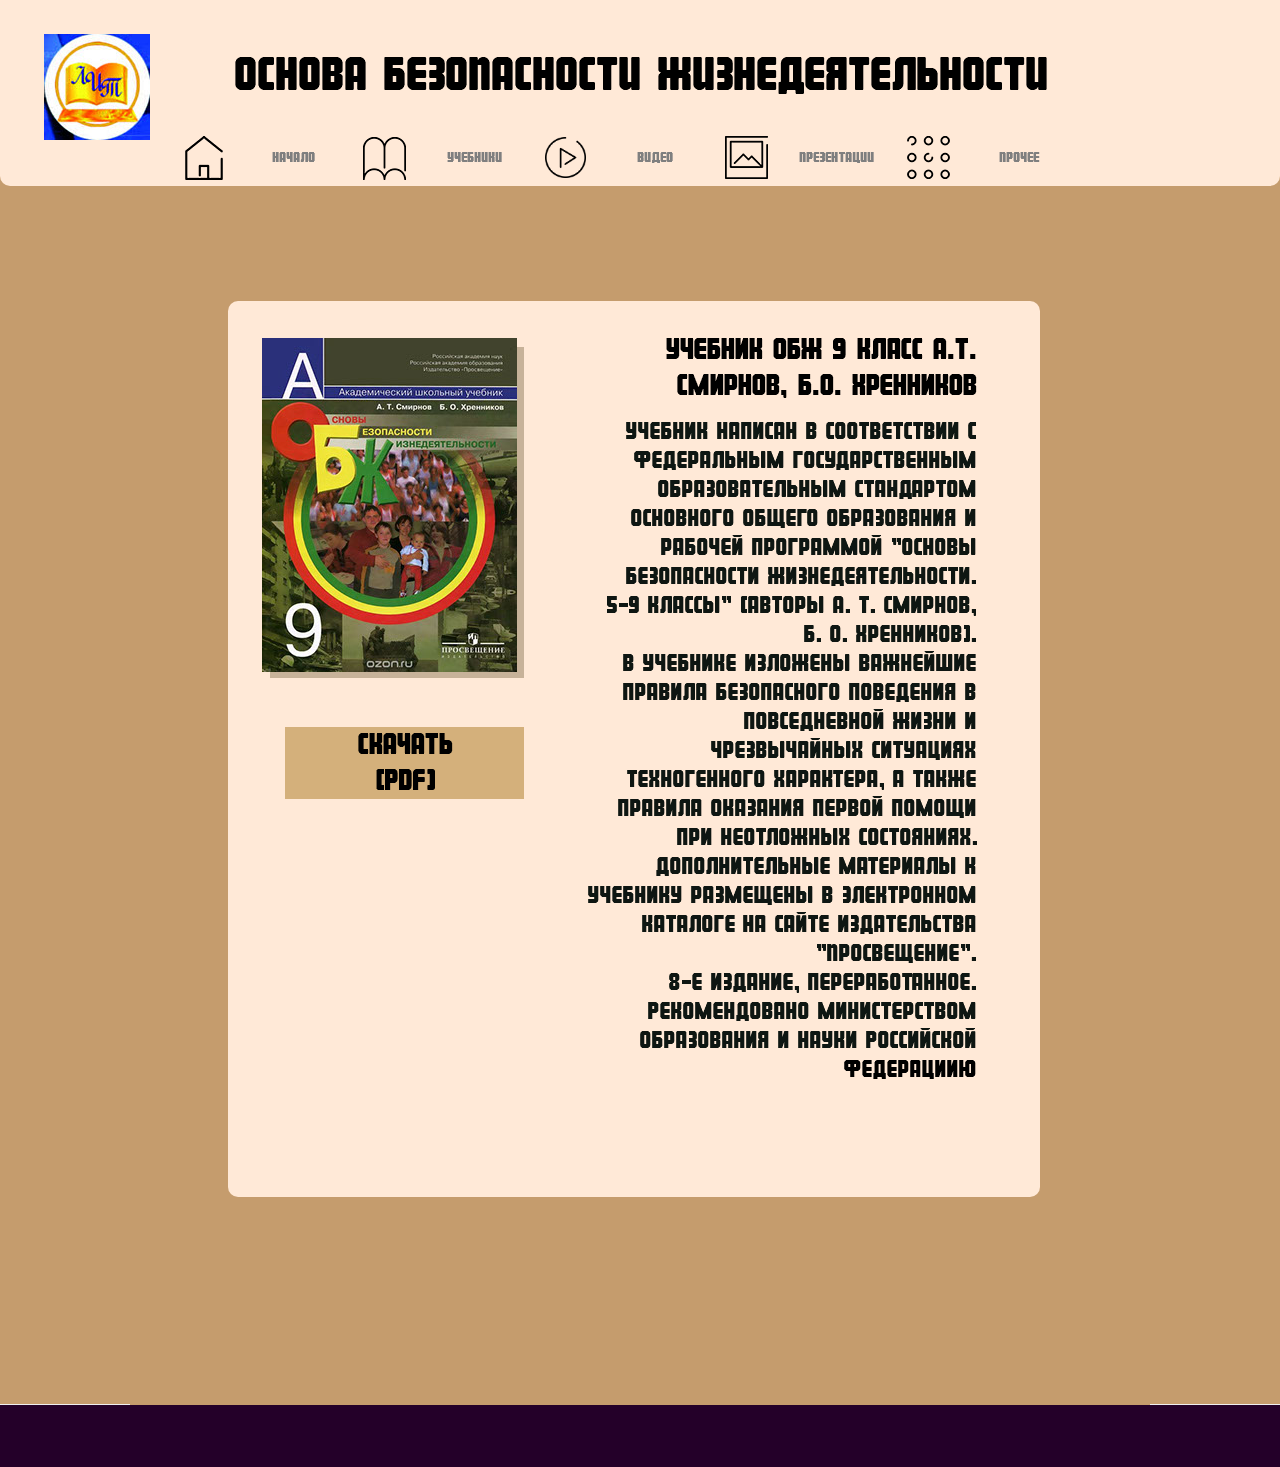
<file: 9class.html>
<!DOCTYPE html>
<html class="nojs html css_verticalspacer" lang="en-US">
 <head>

  <meta http-equiv="Content-type" content="text/html;charset=UTF-8"/>
  <meta name="generator" content="2018.0.0.379"/>
  
  <script type="text/javascript">
   // Update the 'nojs'/'js' class on the html node
document.documentElement.className = document.documentElement.className.replace(/\bnojs\b/g, 'js');

// Check that all required assets are uploaded and up-to-date
if(typeof Muse == "undefined") window.Muse = {}; window.Muse.assets = {"required":["museutils.js", "museconfig.js", "jquery.watch.js", "require.js", "jquery.musemenu.js", "jquery.scrolleffects.js", "9class.css"], "outOfDate":[]};
</script>
  
  <title>9class</title>
  <!-- CSS -->
  <link rel="stylesheet" type="text/css" href="css/site_global.css?crc=444006867"/>
  <link rel="stylesheet" type="text/css" href="css/9class.css?crc=291723751" id="pagesheet"/>
  <!-- JS includes -->
  <!--[if lt IE 9]>
  <script src="scripts/html5shiv.js?crc=4241844378" type="text/javascript"></script>
  <![endif]-->
   </head>
 <body>

  <div class="clearfix" id="page"><!-- group -->
   <div class="clearfix grpelem" id="pu6784"><!-- group -->
    <div class="browser_width grpelem" id="u6784-bw">
     <div id="u6784"><!-- group -->
      <div class="clearfix" id="u6784_align_to_page">
       <a class="anchor_item grpelem" id="home"></a>
       <img class="grpelem" id="u6783-4" alt="ОСНОВА БЕЗОПАСНОСТИ ЖИЗНЕДЕЯТЕЛЬНОСТИ" width="865" height="60" src="images/u6783-4.png?crc=89963286"/><!-- rasterized frame -->
      </div>
     </div>
    </div>
    <div class="browser_width grpelem" id="u6780-bw">
     <div id="u6780"><!-- column -->
      <div class="clearfix" id="u6780_align_to_page">
       <div class="colelem" id="u6839"><!-- simple frame --></div>
       <div class="rounded-corners clearfix colelem" id="u6782"><!-- group -->
        <div class="clearfix grpelem" id="ppu7856"><!-- column -->
         <div class="clearfix colelem" id="pu7856"><!-- group -->
          <div class="grpelem" id="u7856"><!-- simple frame --></div>
          <div class="clip_frame grpelem" id="u7857"><!-- image -->
           <img class="block" id="u7857_img" src="images/%d0%b2%d1%81%d1%82%d0%b0%d0%b2%d0%bb%d0%b5%d0%bd%d0%bd%d0%be%d0%b5%20%d0%b8%d0%b7%d0%be%d0%b1%d1%80%d0%b0%d0%b6%d0%b5%d0%bd%d0%b8%d0%b5%20535x700.jpg?crc=239207784" alt="" width="255" height="334"/>
          </div>
         </div>
         <div class="pointer_cursor clearfix colelem" id="u6779"><!-- group -->
          <a class="block" href="https://yadi.sk/i/ek_8uQeg3QUKtm"><!-- Block link tag --></a>
          <a class="nonblock nontext grpelem" id="u6778-6" href="https://yadi.sk/i/ek_8uQeg3QUKtm"><!-- rasterized frame --><img id="u6778-6_img" alt="СКАЧАТЬ (PDF)" width="189" height="72" src="images/u6778-6.png?crc=220155263"/></a>
         </div>
        </div>
        <div class="clearfix grpelem" id="pu6791-4"><!-- column -->
         <img class="colelem" id="u6791-4" alt="Учебник ОБЖ 9 класс А.Т. Смирнов, Б.О. Хренников " width="359" height="72" src="images/u6791-4.png?crc=4204938402"/><!-- rasterized frame -->
         <img class="colelem" id="u6785-13" alt="Учебник написан в соответствии с Федеральным государственным образовательным стандартом основного общего образования и рабочей программой &quot;Основы безопасности жизнедеятельности. 5-9 классы&quot; (авторы А. Т. Смирнов, Б. О. Хренников). В учебнике изложены важнейшие правила безопасного поведения в повседневной жизни и чрезвычайных ситуациях техногенного характера, а также правила оказания первой помощи при неотложных состояниях. Дополнительные материалы к учебнику размещены в электронном каталоге на сайте издательства &quot;Просвещение&quot;. 8-е издание, переработанное. Рекомендовано Министерством образования и науки Российской Федерациию" width="390" height="667" src="images/u6785-13.png?crc=450770478"/><!-- rasterized frame -->
        </div>
       </div>
      </div>
     </div>
    </div>
    <div class="browser_width grpelem" id="u6840-3-bw">
     <div class="rounded-corners clearfix" id="u6840-3"><!-- content -->
      <p>&nbsp;</p>
     </div>
    </div>
    <nav class="MenuBar clearfix grpelem" id="menuu6797"><!-- horizontal box -->
     <div class="MenuItemContainer clearfix grpelem" id="u6822"><!-- vertical box -->
      <a class="nonblock nontext MenuItem MenuItemWithSubMenu clearfix colelem" id="u6825" href="index.html"><!-- horizontal box --><div class="clip_frame clearfix grpelem" id="u6826"><!-- image --><img class="position_content" id="u6826_img" src="images/001-home.png?crc=3920041696" alt="" width="44" height="44"/></div><img class="MenuItemLabel NoWrap grpelem" id="u6829" alt="НАЧАЛО" src="images/blank.gif?crc=4208392903"/><!-- state-based BG images --></a>
     </div>
     <div class="MenuItemContainer clearfix grpelem" id="u6814"><!-- vertical box -->
      <div class="MenuItem MenuItemWithSubMenu clearfix colelem" id="u6817"><!-- horizontal box -->
       <div class="clip_frame grpelem" id="u6818"><!-- image -->
        <img class="block" id="u6818_img" src="images/005-open-book.png?crc=3818926562" alt="" width="43" height="43"/>
       </div>
       <img class="MenuItemLabel NoWrap grpelem" id="u6821" alt="УЧЕБНИКИ" src="images/blank.gif?crc=4208392903"/><!-- state-based BG images -->
      </div>
     </div>
     <div class="MenuItemContainer clearfix grpelem" id="u6830"><!-- vertical box -->
      <div class="MenuItem MenuItemWithSubMenu clearfix colelem" id="u6833"><!-- horizontal box -->
       <div class="clip_frame grpelem" id="u6836"><!-- image -->
        <img class="block" id="u6836_img" src="images/004-play-button.png?crc=4037656149" alt="" width="41" height="41"/>
       </div>
       <img class="MenuItemLabel NoWrap grpelem" id="u6835" alt="ВИДЕО" src="images/blank.gif?crc=4208392903"/><!-- state-based BG images -->
      </div>
     </div>
     <div class="MenuItemContainer clearfix grpelem" id="u6798"><!-- vertical box -->
      <div class="MenuItem MenuItemWithSubMenu clearfix colelem" id="u6801"><!-- horizontal box -->
       <div class="clip_frame grpelem" id="u6804"><!-- image -->
        <img class="block" id="u6804_img" src="images/002-picture.png?crc=423889212" alt="" width="43" height="43"/>
       </div>
       <img class="MenuItemLabel NoWrap grpelem" id="u6803" alt="ПРЕЗЕНТАЦИИ" src="images/blank.gif?crc=4208392903"/><!-- state-based BG images -->
      </div>
     </div>
     <div class="MenuItemContainer clearfix grpelem" id="u6806"><!-- vertical box -->
      <div class="MenuItem MenuItemWithSubMenu clearfix colelem" id="u6807"><!-- horizontal box -->
       <div class="clip_frame grpelem" id="u6810"><!-- image -->
        <img class="block" id="u6810_img" src="images/003-apps.png?crc=3931548600" alt="" width="43" height="43"/>
       </div>
       <img class="MenuItemLabel NoWrap grpelem" id="u6808" alt="ПРОЧЕЕ" src="images/blank.gif?crc=4208392903"/><!-- state-based BG images -->
      </div>
     </div>
    </nav>
    <div class="clip_frame grpelem" id="u9556"><!-- image -->
     <img class="block" id="u9556_img" src="images/%d0%b1%d0%b5%d0%b7%d1%8b%d0%bc%d1%8f%d0%bd%d0%bd%d1%8b%d0%b9-155555555555555555555555555.jpg?crc=4145385738" alt="" width="106" height="106"/>
    </div>
   </div>
   <div class="clearfix grpelem" id="pu6794"><!-- group -->
    <div class="browser_width mse_pre_init" id="u6794-bw">
     <div class="rounded-corners ose_pre_init" id="u6794"><!-- simple frame --></div>
    </div>
    <nav class="MenuBar clearfix ose_pre_init mse_pre_init" id="menuu6841"><!-- horizontal box -->
     <div class="MenuItemContainer clearfix grpelem" id="u6866"><!-- vertical box -->
      <a class="nonblock nontext MenuItem MenuItemWithSubMenu clearfix colelem" id="u6869" href="index.html"><!-- horizontal box --><div class="clip_frame clearfix grpelem" id="u6872"><!-- image --><img class="position_content" id="u6872_img" src="images/001-home.png?crc=3920041696" alt="" width="44" height="44"/></div><img class="MenuItemLabel NoWrap grpelem" id="u6870" alt="НАЧАЛО" src="images/blank.gif?crc=4208392903"/><!-- state-based BG images --></a>
     </div>
     <div class="MenuItemContainer clearfix grpelem" id="u6858"><!-- vertical box -->
      <div class="MenuItem MenuItemWithSubMenu clearfix colelem" id="u6861"><!-- horizontal box -->
       <div class="clip_frame grpelem" id="u6862"><!-- image -->
        <img class="block" id="u6862_img" src="images/005-open-book.png?crc=3818926562" alt="" width="43" height="43"/>
       </div>
       <img class="MenuItemLabel NoWrap grpelem" id="u6864" alt="УЧЕБНИКИ" src="images/blank.gif?crc=4208392903"/><!-- state-based BG images -->
      </div>
     </div>
     <div class="MenuItemContainer clearfix grpelem" id="u6874"><!-- vertical box -->
      <div class="MenuItem MenuItemWithSubMenu clearfix colelem" id="u6877"><!-- horizontal box -->
       <div class="clip_frame grpelem" id="u6878"><!-- image -->
        <img class="block" id="u6878_img" src="images/004-play-button.png?crc=4037656149" alt="" width="41" height="41"/>
       </div>
       <img class="MenuItemLabel NoWrap grpelem" id="u6880" alt="ВИДЕО" src="images/blank.gif?crc=4208392903"/><!-- state-based BG images -->
      </div>
     </div>
     <div class="MenuItemContainer clearfix grpelem" id="u6842"><!-- vertical box -->
      <div class="MenuItem MenuItemWithSubMenu clearfix colelem" id="u6845"><!-- horizontal box -->
       <div class="clip_frame grpelem" id="u6847"><!-- image -->
        <img class="block" id="u6847_img" src="images/002-picture.png?crc=423889212" alt="" width="43" height="43"/>
       </div>
       <img class="MenuItemLabel NoWrap grpelem" id="u6846" alt="ПРЕЗЕНТАЦИИ" src="images/blank.gif?crc=4208392903"/><!-- state-based BG images -->
      </div>
     </div>
     <div class="MenuItemContainer clearfix grpelem" id="u6850"><!-- vertical box -->
      <div class="MenuItem MenuItemWithSubMenu clearfix colelem" id="u6853"><!-- horizontal box -->
       <div class="clip_frame grpelem" id="u6856"><!-- image -->
        <img class="block" id="u6856_img" src="images/003-apps.png?crc=3931548600" alt="" width="43" height="43"/>
       </div>
       <img class="MenuItemLabel NoWrap grpelem" id="u6855" alt="ПРОЧЕЕ" src="images/blank.gif?crc=4208392903"/><!-- state-based BG images -->
      </div>
     </div>
    </nav>
    <a class="nonblock nontext anim_swing clip_frame mse_pre_init" id="u6795" href="9class.html#home" data-mu-ie-matrix="progid:DXImageTransform.Microsoft.Matrix(M11=0.7314,M12=0.682,M21=-0.682,M22=0.7314,SizingMethod='auto expand')" data-mu-ie-matrix-dx="-11" data-mu-ie-matrix-dy="-11"><!-- image --><img class="block" id="u6795_img" src="images/001-tool.png?crc=443126559" alt="" width="53" height="53"/></a>
   </div>
   <div class="verticalspacer" data-offset-top="1404" data-content-above-spacer="1404" data-content-below-spacer="62"></div>
   <div class="browser_width grpelem" id="u6781-bw">
    <div id="u6781"><!-- simple frame --></div>
   </div>
  </div>
  <div class="preload_images">
   <img class="preload" src="images/u6829-a.png?crc=464650634" alt=""/>
   <img class="preload" src="images/u6821-a.png?crc=51926602" alt=""/>
   <img class="preload" src="images/u6835-a.png?crc=3931636458" alt=""/>
   <img class="preload" src="images/u6803-a.png?crc=128033098" alt=""/>
   <img class="preload" src="images/u6808-a.png?crc=513275520" alt=""/>
   <img class="preload" src="images/u6870-a.png?crc=464650634" alt=""/>
   <img class="preload" src="images/u6864-a.png?crc=51926602" alt=""/>
   <img class="preload" src="images/u6880-a.png?crc=3931636458" alt=""/>
   <img class="preload" src="images/u6846-a.png?crc=128033098" alt=""/>
   <img class="preload" src="images/u6855-a.png?crc=513275520" alt=""/>
  </div>
  <!-- Other scripts -->
  <script type="text/javascript">
   // Decide weather to suppress missing file error or not based on preference setting
var suppressMissingFileError = false
</script>
  <script type="text/javascript">
   window.Muse.assets.check=function(d){if(!window.Muse.assets.checked){window.Muse.assets.checked=!0;var b={},c=function(a,b){if(window.getComputedStyle){var c=window.getComputedStyle(a,null);return c&&c.getPropertyValue(b)||c&&c[b]||""}if(document.documentElement.currentStyle)return(c=a.currentStyle)&&c[b]||a.style&&a.style[b]||"";return""},a=function(a){if(a.match(/^rgb/))return a=a.replace(/\s+/g,"").match(/([\d\,]+)/gi)[0].split(","),(parseInt(a[0])<<16)+(parseInt(a[1])<<8)+parseInt(a[2]);if(a.match(/^\#/))return parseInt(a.substr(1),
16);return 0},g=function(g){for(var f=document.getElementsByTagName("link"),h=0;h<f.length;h++)if("text/css"==f[h].type){var i=(f[h].href||"").match(/\/?css\/([\w\-]+\.css)\?crc=(\d+)/);if(!i||!i[1]||!i[2])break;b[i[1]]=i[2]}f=document.createElement("div");f.className="version";f.style.cssText="display:none; width:1px; height:1px;";document.getElementsByTagName("body")[0].appendChild(f);for(h=0;h<Muse.assets.required.length;){var i=Muse.assets.required[h],l=i.match(/([\w\-\.]+)\.(\w+)$/),k=l&&l[1]?
l[1]:null,l=l&&l[2]?l[2]:null;switch(l.toLowerCase()){case "css":k=k.replace(/\W/gi,"_").replace(/^([^a-z])/gi,"_$1");f.className+=" "+k;k=a(c(f,"color"));l=a(c(f,"backgroundColor"));k!=0||l!=0?(Muse.assets.required.splice(h,1),"undefined"!=typeof b[i]&&(k!=b[i]>>>24||l!=(b[i]&16777215))&&Muse.assets.outOfDate.push(i)):h++;f.className="version";break;case "js":h++;break;default:throw Error("Unsupported file type: "+l);}}d?d().jquery!="1.8.3"&&Muse.assets.outOfDate.push("jquery-1.8.3.min.js"):Muse.assets.required.push("jquery-1.8.3.min.js");
f.parentNode.removeChild(f);if(Muse.assets.outOfDate.length||Muse.assets.required.length)f="Некоторые файлы на сервере могут отсутствовать или быть некорректными. Очистите кэш-память браузера и повторите попытку. Если проблему не удается устранить, свяжитесь с разработчиками сайта.",g&&Muse.assets.outOfDate.length&&(f+="\nOut of date: "+Muse.assets.outOfDate.join(",")),g&&Muse.assets.required.length&&(f+="\nMissing: "+Muse.assets.required.join(",")),suppressMissingFileError?(f+="\nUse SuppressMissingFileError key in AppPrefs.xml to show missing file error pop up.",console.log(f)):alert(f)};location&&location.search&&location.search.match&&location.search.match(/muse_debug/gi)?
setTimeout(function(){g(!0)},5E3):g()}};
var muse_init=function(){require.config({baseUrl:""});require(["jquery","museutils","whatinput","jquery.watch","jquery.musemenu","jquery.scrolleffects"],function(d){var $ = d;$(document).ready(function(){try{
window.Muse.assets.check($);/* body */
Muse.Utils.transformMarkupToFixBrowserProblemsPreInit();/* body */
Muse.Utils.prepHyperlinks(true);/* body */
Muse.Utils.resizeHeight('.browser_width');/* resize height */
Muse.Utils.requestAnimationFrame(function() { $('body').addClass('initialized'); });/* mark body as initialized */
Muse.Utils.makeButtonsVisibleAfterSettingMinWidth();/* body */
Muse.Utils.initWidget('.MenuBar', ['#bp_infinity'], function(elem) { return $(elem).museMenu(); });/* unifiedNavBar */
Muse.Utils.fullPage('#page');/* 100% height page */
$('#u6794-bw').registerPositionScrollEffect([{"speed":[null,1],"in":[-Infinity,216]},{"speed":[null,0],"in":[216,Infinity]}]);/* scroll effect */
$('#u6794').registerOpacityScrollEffect([{"opacity":0,"fade":50,"in":[-Infinity,216]},{"in":[216,216],"opacity":100},{"opacity":100,"fade":50,"in":[216,Infinity]}]);/* scroll effect */
$('#menuu6841').registerPositionScrollEffect([{"speed":[0,1],"in":[-Infinity,218]},{"speed":[0,0],"in":[218,Infinity]}]);/* scroll effect */
$('#menuu6841').registerOpacityScrollEffect([{"opacity":0,"fade":50,"in":[-Infinity,218]},{"in":[218,218],"opacity":100},{"opacity":100,"fade":50,"in":[218,Infinity]}]);/* scroll effect */
$('#u6795').registerPositionScrollEffect([{"speed":[0,1],"in":[-Infinity,1521]},{"speed":[0,0],"in":[1521,Infinity]}]);/* scroll effect */
Muse.Utils.showWidgetsWhenReady();/* body */
Muse.Utils.transformMarkupToFixBrowserProblems();/* body */
}catch(b){if(b&&"function"==typeof b.notify?b.notify():Muse.Assert.fail("Error calling selector function: "+b),false)throw b;}})})};

</script>
  <!-- RequireJS script -->
  <script src="scripts/require.js?crc=4157109226" type="text/javascript" async data-main="scripts/museconfig.js?crc=380897831" onload="if (requirejs) requirejs.onError = function(requireType, requireModule) { if (requireType && requireType.toString && requireType.toString().indexOf && 0 <= requireType.toString().indexOf('#scripterror')) window.Muse.assets.check(); }" onerror="window.Muse.assets.check();"></script>
   </body>
</html>
</file>
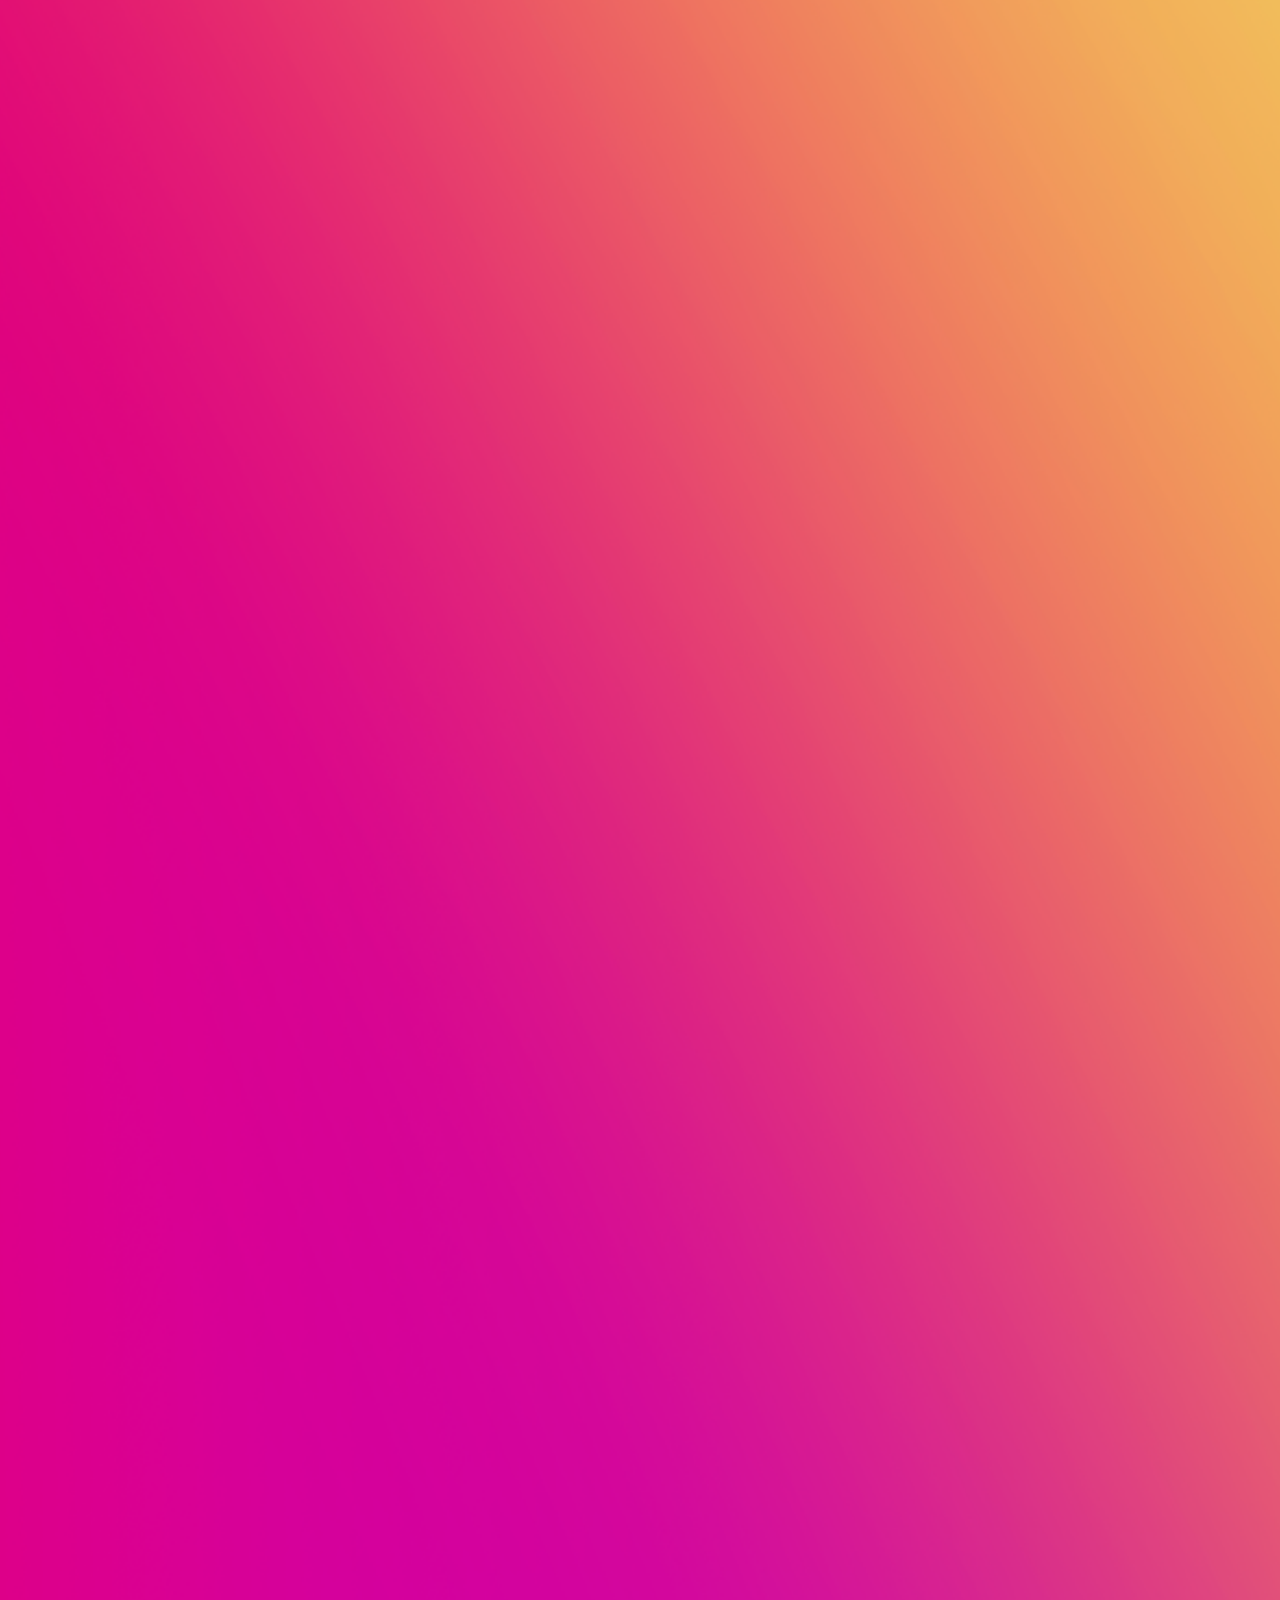
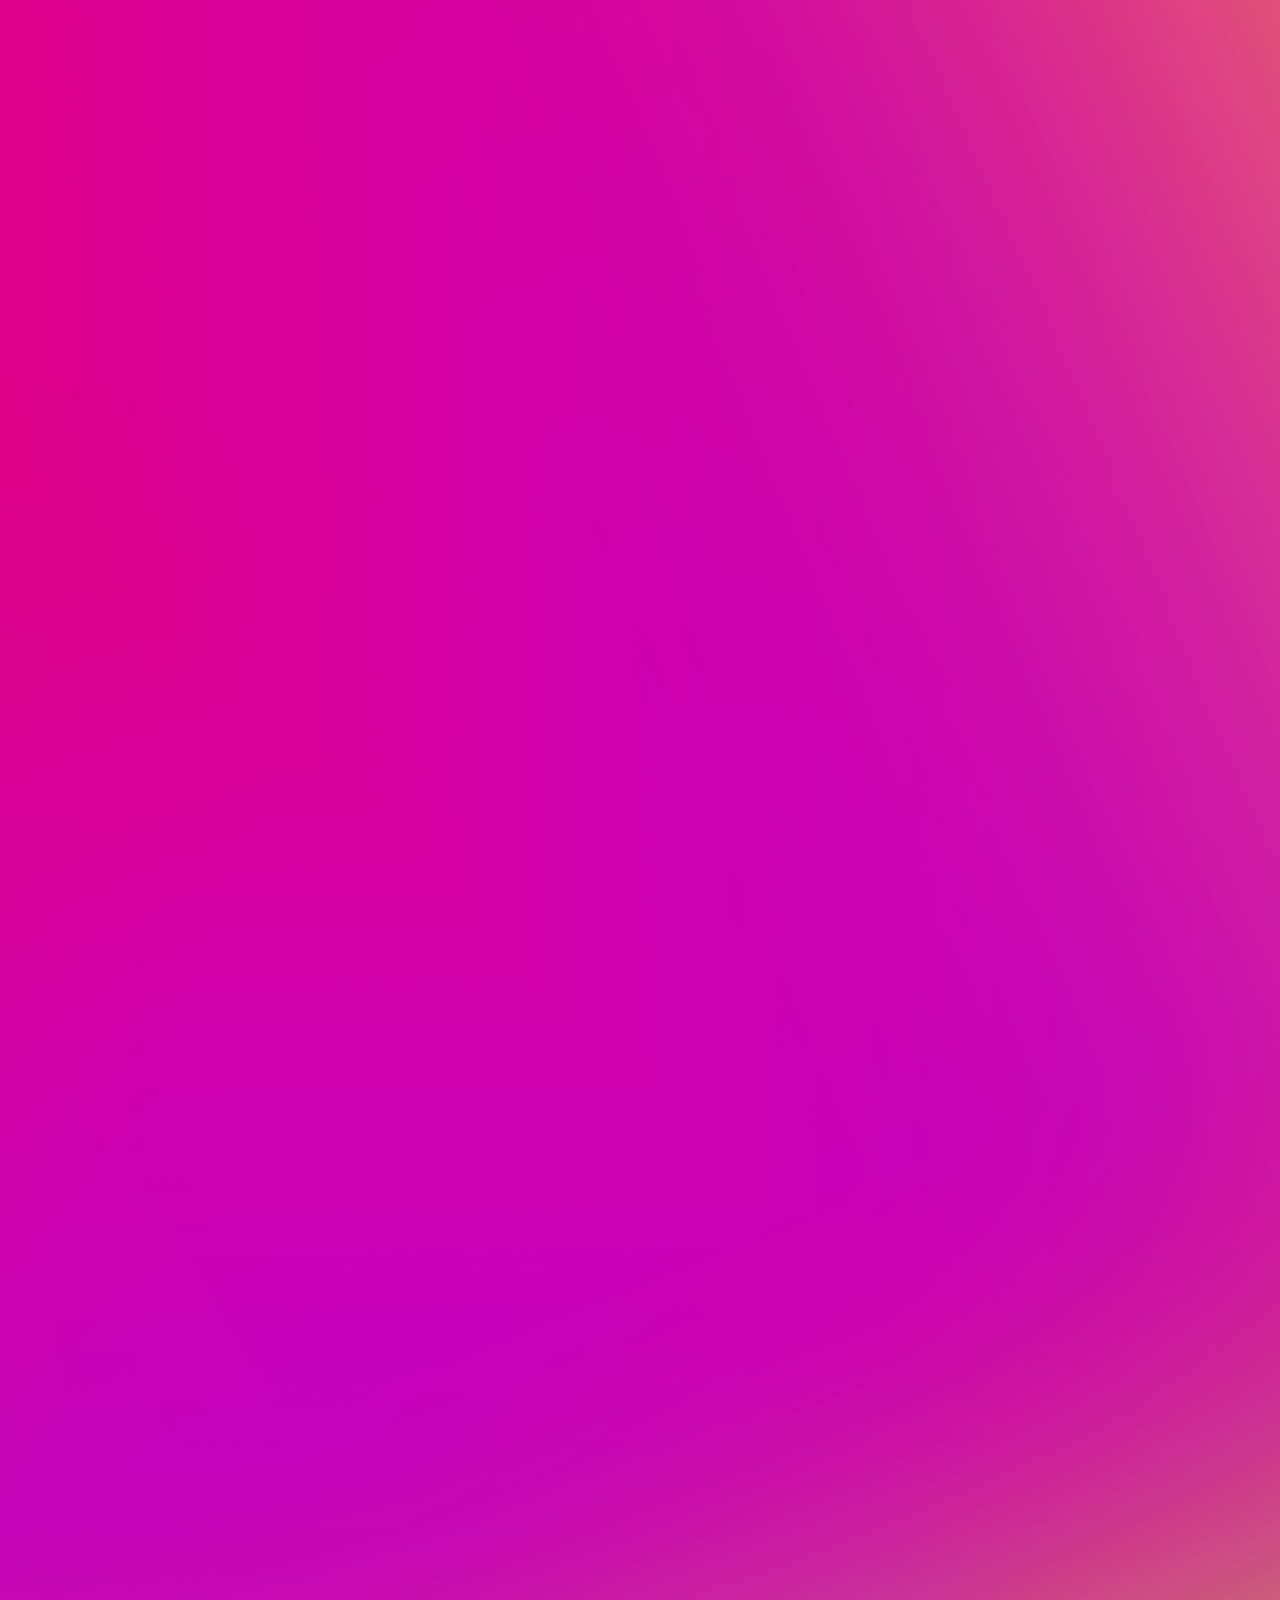
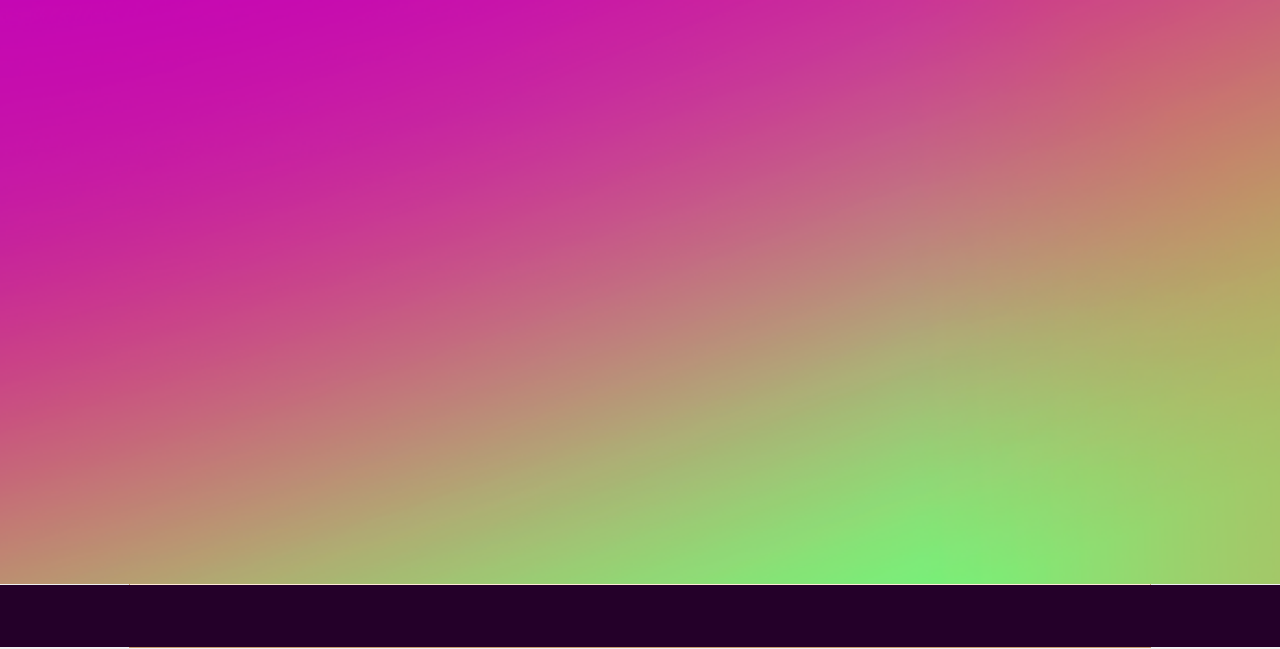
<file: voramnet1.html>
<!DOCTYPE html>
<html class="nojs html css_verticalspacer" lang="en-US">
 <head>

  <meta http-equiv="Content-type" content="text/html;charset=UTF-8"/>
  <meta name="description" content="Основы безопасности жизнедеятельности."/>
  <meta name="keywords" content="Обж, мбоу лит, 4543621654215, правила, правила дорожного движения"/>
  <meta name="generator" content="2018.0.0.379"/>
  
  <script type="text/javascript">
   // Update the 'nojs'/'js' class on the html node
document.documentElement.className = document.documentElement.className.replace(/\bnojs\b/g, 'js');

// Check that all required assets are uploaded and up-to-date
if(typeof Muse == "undefined") window.Muse = {}; window.Muse.assets = {"required":["museutils.js", "museconfig.js", "jquery.watch.js", "require.js", "jquery.scrolleffects.js", "voramnet1.css"], "outOfDate":[]};
</script>
  
  <link rel="shortcut icon" href="images/voramnet1-favicon.ico?crc=31782159"/>
  <title>Voramnet1</title>
  <!-- CSS -->
  <link rel="stylesheet" type="text/css" href="css/site_global.css?crc=444006867"/>
  <link rel="stylesheet" type="text/css" href="css/voramnet1.css?crc=117207718" id="pagesheet"/>
  <!-- JS includes -->
  <!--[if lt IE 9]>
  <script src="scripts/html5shiv.js?crc=4241844378" type="text/javascript"></script>
  <![endif]-->
   </head>
 <body>

  <div class="clearfix" id="page"><!-- group -->
   <div class="clearfix grpelem" id="pbuttonu12078"><!-- group -->
    <div class="Button rounded-corners grpelem" id="buttonu12078"><!-- container box --></div>
    <div class="clearfix grpelem" id="u12111-6"><!-- content -->
     <p>1231212121212'</p>
     <p>&nbsp;</p>
     <p>&nbsp;</p>
    </div>
    <div class="grpelem" id="u12073"><!-- simple frame --></div>
    <a class="anchor_item grpelem" id="home"></a>
    <div class="clip_frame grpelem" id="u12071"><!-- image -->
     <img class="block" id="u12071_img" src="images/%d0%b3%d1%80%d0%b0%d0%b4%d0%b8%d0%b5%d0%bd%d1%822.png?crc=171421195" alt="" width="3788" height="3788"/>
    </div>
   </div>
   <div class="clearfix grpelem" id="pu12076"><!-- group -->
    <a class="nonblock nontext anim_swing mse_pre_init" id="u12076" href="voramnet1.html#home" data-mu-ie-matrix="progid:DXImageTransform.Microsoft.Matrix(M11=0.7314,M12=0.682,M21=-0.682,M22=0.7314,SizingMethod='auto expand')" data-mu-ie-matrix-dx="-9" data-mu-ie-matrix-dy="-9"><!-- image --></a>
    <a class="nonblock nontext anim_swing clip_frame mse_pre_init" id="u12080" href="voramnet1.html#home" data-mu-ie-matrix="progid:DXImageTransform.Microsoft.Matrix(M11=0.7314,M12=0.682,M21=-0.682,M22=0.7314,SizingMethod='auto expand')" data-mu-ie-matrix-dx="-9" data-mu-ie-matrix-dy="-9"><!-- image --><img class="block" id="u12080_img" src="images/001-tool.png?crc=443126559" alt="" width="43" height="43"/></a>
    <a class="nonblock nontext anim_swing clip_frame mse_pre_init" id="u12069" href="voramnet1.html#home" data-mu-ie-matrix="progid:DXImageTransform.Microsoft.Matrix(M11=0.7314,M12=0.682,M21=-0.682,M22=0.7314,SizingMethod='auto expand')" data-mu-ie-matrix-dx="-9" data-mu-ie-matrix-dy="-9"><!-- image --><img class="block" id="u12069_img" src="images/001-tool.png?crc=443126559" alt="" width="43" height="43"/></a>
    <a class="nonblock nontext anim_swing mse_pre_init" id="u12066" href="voramnet1.html#home" data-mu-ie-matrix="progid:DXImageTransform.Microsoft.Matrix(M11=0.7314,M12=0.682,M21=-0.682,M22=0.7314,SizingMethod='auto expand')" data-mu-ie-matrix-dx="-19" data-mu-ie-matrix-dy="-19"><!-- image --></a>
   </div>
   <div class="verticalspacer" data-offset-top="3784" data-content-above-spacer="3784" data-content-below-spacer="63"></div>
   <div class="browser_width grpelem" id="u12079-bw">
    <div id="u12079"><!-- simple frame --></div>
   </div>
  </div>
  <!-- Other scripts -->
  <script type="text/javascript">
   // Decide weather to suppress missing file error or not based on preference setting
var suppressMissingFileError = false
</script>
  <script type="text/javascript">
   window.Muse.assets.check=function(d){if(!window.Muse.assets.checked){window.Muse.assets.checked=!0;var b={},c=function(a,b){if(window.getComputedStyle){var c=window.getComputedStyle(a,null);return c&&c.getPropertyValue(b)||c&&c[b]||""}if(document.documentElement.currentStyle)return(c=a.currentStyle)&&c[b]||a.style&&a.style[b]||"";return""},a=function(a){if(a.match(/^rgb/))return a=a.replace(/\s+/g,"").match(/([\d\,]+)/gi)[0].split(","),(parseInt(a[0])<<16)+(parseInt(a[1])<<8)+parseInt(a[2]);if(a.match(/^\#/))return parseInt(a.substr(1),
16);return 0},g=function(g){for(var f=document.getElementsByTagName("link"),h=0;h<f.length;h++)if("text/css"==f[h].type){var i=(f[h].href||"").match(/\/?css\/([\w\-]+\.css)\?crc=(\d+)/);if(!i||!i[1]||!i[2])break;b[i[1]]=i[2]}f=document.createElement("div");f.className="version";f.style.cssText="display:none; width:1px; height:1px;";document.getElementsByTagName("body")[0].appendChild(f);for(h=0;h<Muse.assets.required.length;){var i=Muse.assets.required[h],l=i.match(/([\w\-\.]+)\.(\w+)$/),k=l&&l[1]?
l[1]:null,l=l&&l[2]?l[2]:null;switch(l.toLowerCase()){case "css":k=k.replace(/\W/gi,"_").replace(/^([^a-z])/gi,"_$1");f.className+=" "+k;k=a(c(f,"color"));l=a(c(f,"backgroundColor"));k!=0||l!=0?(Muse.assets.required.splice(h,1),"undefined"!=typeof b[i]&&(k!=b[i]>>>24||l!=(b[i]&16777215))&&Muse.assets.outOfDate.push(i)):h++;f.className="version";break;case "js":h++;break;default:throw Error("Unsupported file type: "+l);}}d?d().jquery!="1.8.3"&&Muse.assets.outOfDate.push("jquery-1.8.3.min.js"):Muse.assets.required.push("jquery-1.8.3.min.js");
f.parentNode.removeChild(f);if(Muse.assets.outOfDate.length||Muse.assets.required.length)f="Некоторые файлы на сервере могут отсутствовать или быть некорректными. Очистите кэш-память браузера и повторите попытку. Если проблему не удается устранить, свяжитесь с разработчиками сайта.",g&&Muse.assets.outOfDate.length&&(f+="\nOut of date: "+Muse.assets.outOfDate.join(",")),g&&Muse.assets.required.length&&(f+="\nMissing: "+Muse.assets.required.join(",")),suppressMissingFileError?(f+="\nUse SuppressMissingFileError key in AppPrefs.xml to show missing file error pop up.",console.log(f)):alert(f)};location&&location.search&&location.search.match&&location.search.match(/muse_debug/gi)?
setTimeout(function(){g(!0)},5E3):g()}};
var muse_init=function(){require.config({baseUrl:""});require(["jquery","museutils","whatinput","jquery.watch","jquery.scrolleffects"],function(d){var $ = d;$(document).ready(function(){try{
window.Muse.assets.check($);/* body */
Muse.Utils.transformMarkupToFixBrowserProblemsPreInit();/* body */
Muse.Utils.prepHyperlinks(true);/* body */
Muse.Utils.resizeHeight('.browser_width');/* resize height */
Muse.Utils.requestAnimationFrame(function() { $('body').addClass('initialized'); });/* mark body as initialized */
Muse.Utils.makeButtonsVisibleAfterSettingMinWidth();/* body */
Muse.Utils.fullPage('#page');/* 100% height page */
$('#u12076').registerPositionScrollEffect([{"speed":[0,1],"in":[-Infinity,2653.13]},{"speed":[0,0],"in":[2653.13,Infinity]}]);/* scroll effect */
$('#u12080').registerPositionScrollEffect([{"speed":[0,1],"in":[-Infinity,1743]},{"speed":[0,0],"in":[1743,Infinity]}]);/* scroll effect */
$('#u12069').registerPositionScrollEffect([{"speed":[0,1],"in":[-Infinity,1798.26]},{"speed":[0,0],"in":[1798.26,Infinity]}]);/* scroll effect */
$('#u12066').registerPositionScrollEffect([{"speed":[0,1],"in":[-Infinity,584.63]},{"speed":[0,0],"in":[584.63,Infinity]}]);/* scroll effect */
Muse.Utils.showWidgetsWhenReady();/* body */
Muse.Utils.transformMarkupToFixBrowserProblems();/* body */
}catch(b){if(b&&"function"==typeof b.notify?b.notify():Muse.Assert.fail("Error calling selector function: "+b),false)throw b;}})})};

</script>
  <!-- RequireJS script -->
  <script src="scripts/require.js?crc=4157109226" type="text/javascript" async data-main="scripts/museconfig.js?crc=380897831" onload="if (requirejs) requirejs.onError = function(requireType, requireModule) { if (requireType && requireType.toString && requireType.toString().indexOf && 0 <= requireType.toString().indexOf('#scripterror')) window.Muse.assets.check(); }" onerror="window.Muse.assets.check();"></script>
   </body>
</html>
</file>
<file: css/site_global.css>
html{min-height:100%;min-width:100%;-ms-text-size-adjust:none;}body,div,dl,dt,dd,ul,ol,li,nav,h1,h2,h3,h4,h5,h6,pre,code,form,fieldset,legend,input,button,textarea,p,blockquote,th,td,a{margin:0px;padding:0px;border-width:0px;border-style:solid;border-color:transparent;-webkit-transform-origin:left top;-ms-transform-origin:left top;-o-transform-origin:left top;transform-origin:left top;background-repeat:no-repeat;}button.submit-btn{-moz-box-sizing:content-box;-webkit-box-sizing:content-box;box-sizing:content-box;}.transition{-webkit-transition-property:background-image,background-position,background-color,border-color,border-radius,color,font-size,font-style,font-weight,letter-spacing,line-height,text-align,box-shadow,text-shadow,opacity;transition-property:background-image,background-position,background-color,border-color,border-radius,color,font-size,font-style,font-weight,letter-spacing,line-height,text-align,box-shadow,text-shadow,opacity;}.transition *{-webkit-transition:inherit;transition:inherit;}table{border-collapse:collapse;border-spacing:0px;}fieldset,img{border:0px;border-style:solid;-webkit-transform-origin:left top;-ms-transform-origin:left top;-o-transform-origin:left top;transform-origin:left top;}address,caption,cite,code,dfn,em,strong,th,var,optgroup{font-style:inherit;font-weight:inherit;}del,ins{text-decoration:none;}li{list-style:none;}caption,th{text-align:left;}h1,h2,h3,h4,h5,h6{font-size:100%;font-weight:inherit;}input,button,textarea,select,optgroup,option{font-family:inherit;font-size:inherit;font-style:inherit;font-weight:inherit;}.form-grp input,.form-grp textarea{-webkit-appearance:none;-webkit-border-radius:0;}body{font-family:Arial, Helvetica Neue, Helvetica, sans-serif;text-align:left;font-size:14px;line-height:17px;word-wrap:break-word;text-rendering:optimizeLegibility;-moz-font-feature-settings:'liga';-ms-font-feature-settings:'liga';-webkit-font-feature-settings:'liga';font-feature-settings:'liga';}a:link{color:#0000FF;text-decoration:underline;}a:visited{color:#800080;text-decoration:underline;}a:hover{color:#0000FF;text-decoration:underline;}a:active{color:#EE0000;text-decoration:underline;}a.nontext{color:black;text-decoration:none;font-style:normal;font-weight:normal;}.normal_text{color:#000000;direction:ltr;font-family:Arial, Helvetica Neue, Helvetica, sans-serif;font-size:14px;font-style:normal;font-weight:normal;letter-spacing:0px;line-height:17px;text-align:left;text-decoration:none;text-indent:0px;text-transform:none;vertical-align:0px;padding:0px;}.list0 li:before{position:absolute;right:100%;letter-spacing:0px;text-decoration:none;font-weight:normal;font-style:normal;}.rtl-list li:before{right:auto;left:100%;}.nls-None > li:before,.nls-None .list3 > li:before,.nls-None .list6 > li:before{margin-right:6px;content:'•';}.nls-None .list1 > li:before,.nls-None .list4 > li:before,.nls-None .list7 > li:before{margin-right:6px;content:'○';}.nls-None,.nls-None .list1,.nls-None .list2,.nls-None .list3,.nls-None .list4,.nls-None .list5,.nls-None .list6,.nls-None .list7,.nls-None .list8{padding-left:34px;}.nls-None.rtl-list,.nls-None .list1.rtl-list,.nls-None .list2.rtl-list,.nls-None .list3.rtl-list,.nls-None .list4.rtl-list,.nls-None .list5.rtl-list,.nls-None .list6.rtl-list,.nls-None .list7.rtl-list,.nls-None .list8.rtl-list{padding-left:0px;padding-right:34px;}.nls-None .list2 > li:before,.nls-None .list5 > li:before,.nls-None .list8 > li:before{margin-right:6px;content:'-';}.nls-None.rtl-list > li:before,.nls-None .list1.rtl-list > li:before,.nls-None .list2.rtl-list > li:before,.nls-None .list3.rtl-list > li:before,.nls-None .list4.rtl-list > li:before,.nls-None .list5.rtl-list > li:before,.nls-None .list6.rtl-list > li:before,.nls-None .list7.rtl-list > li:before,.nls-None .list8.rtl-list > li:before{margin-right:0px;margin-left:6px;}.TabbedPanelsTab{white-space:nowrap;}.MenuBar .MenuBarView,.MenuBar .SubMenuView{display:block;list-style:none;}.MenuBar .SubMenu{display:none;position:absolute;}.NoWrap{white-space:nowrap;word-wrap:normal;}.rootelem{margin-left:auto;margin-right:auto;}.colelem{display:inline;float:left;clear:both;}.clearfix:after{content:"\0020";visibility:hidden;display:block;height:0px;clear:both;}*:first-child+html .clearfix{zoom:1;}.clip_frame{overflow:hidden;}.popup_anchor{position:relative;width:0px;height:0px;}.allow_click_through *{pointer-events:auto;}.popup_element{z-index:100000;}.svg{display:block;vertical-align:top;}span.wrap{content:'';clear:left;display:block;}span.actAsInlineDiv{display:inline-block;}.position_content,.excludeFromNormalFlow{float:left;}.preload_images{position:absolute;overflow:hidden;left:-9999px;top:-9999px;height:1px;width:1px;}.preload{height:1px;width:1px;}.animateStates{-webkit-transition:0.3s ease-in-out;-moz-transition:0.3s ease-in-out;-o-transition:0.3s ease-in-out;transition:0.3s ease-in-out;}[data-whatinput="mouse"] *:focus,[data-whatinput="touch"] *:focus,input:focus,textarea:focus{outline:none;}textarea{resize:none;overflow:auto;}.allow_click_through,.fld-prompt{pointer-events:none;}.wrapped-input{position:absolute;top:0px;left:0px;background:transparent;border:none;}.submit-btn{z-index:50000;cursor:pointer;}.anchor_item{width:22px;height:18px;}.MenuBar .SubMenuVisible,.MenuBarVertical .SubMenuVisible,.MenuBar .SubMenu .SubMenuVisible,.popup_element.Active,span.actAsPara,.actAsDiv,a.nonblock.nontext,img.block{display:block;}.widget_invisible,.js .invi,.js .mse_pre_init{visibility:hidden;}.ose_ei{visibility:hidden;z-index:0;}.no_vert_scroll{overflow-y:hidden;}.always_vert_scroll{overflow-y:scroll;}.always_horz_scroll{overflow-x:scroll;}.fullscreen{overflow:hidden;left:0px;top:0px;position:fixed;height:100%;width:100%;-moz-box-sizing:border-box;-webkit-box-sizing:border-box;-ms-box-sizing:border-box;box-sizing:border-box;}.fullwidth{position:absolute;}.borderbox{-moz-box-sizing:border-box;-webkit-box-sizing:border-box;-ms-box-sizing:border-box;box-sizing:border-box;}.scroll_wrapper{position:absolute;overflow:auto;left:0px;right:0px;top:0px;bottom:0px;padding-top:0px;padding-bottom:0px;margin-top:0px;margin-bottom:0px;}.browser_width > *{position:absolute;left:0px;right:0px;}.grpelem,.accordion_wrapper{display:inline;float:left;}.fld-checkbox input[type=checkbox],.fld-radiobutton input[type=radio]{position:absolute;overflow:hidden;clip:rect(0px, 0px, 0px, 0px);height:1px;width:1px;margin:-1px;padding:0px;border:0px;}.fld-checkbox input[type=checkbox] + label,.fld-radiobutton input[type=radio] + label{display:inline-block;background-repeat:no-repeat;cursor:pointer;float:left;width:100%;height:100%;}.pointer_cursor,.fld-recaptcha-mode,.fld-recaptcha-refresh,.fld-recaptcha-help{cursor:pointer;}p,h1,h2,h3,h4,h5,h6,ol,ul,span.actAsPara{max-height:1000000px;}.superscript{vertical-align:super;font-size:66%;line-height:0px;}.subscript{vertical-align:sub;font-size:66%;line-height:0px;}.horizontalSlideShow{-ms-touch-action:pan-y;touch-action:pan-y;}.verticalSlideShow{-ms-touch-action:pan-x;touch-action:pan-x;}.colelem100,.verticalspacer{clear:both;}.list0 li,.MenuBar .MenuItemContainer,.SlideShowContentPanel .fullscreen img,.css_verticalspacer .verticalspacer{position:relative;}.popup_element.Inactive,.js .disn,.js .an_invi,.hidden,.breakpoint{display:none;}#muse_css_mq{position:absolute;display:none;background-color:#FFFFFE;}.fluid_height_spacer{width:0.01px;}.muse_check_css{display:none;position:fixed;}@media screen and (-webkit-min-device-pixel-ratio:0){body{text-rendering:auto;}}
</file>
<file: css/9class.css>
.version._9class{color:#000011;background-color:#6359E7;}#muse_css_mq{background-color:#FFFFFF;}#page{z-index:1;width:1020px;min-height:1466px;background-image:none;border-width:0px;border-color:#000000;background-color:#C59C6D;margin-left:auto;margin-right:auto;}#pu6784{z-index:2;width:0.01px;margin-right:-10000px;margin-left:-100px;}#u6784{z-index:2;min-height:107px;background-color:#FFE9D7;padding-bottom:56px;}#u6784_align_to_page{margin-left:auto;margin-right:auto;position:relative;width:1020px;left:-100px;}#home{position:relative;margin-right:-10000px;width:22px;}#u6783-4{z-index:3;display:block;vertical-align:top;position:relative;margin-right:-10000px;margin-top:47px;left:177px;}.js body{visibility:hidden;}.js body.initialized{visibility:visible;}#u6784-bw{z-index:2;min-height:107px;}#u6780{z-index:7;min-height:1262.55px;background-color:#C59C6D;padding-bottom:0px;}#u6780_align_to_page{margin-left:auto;margin-right:auto;position:relative;width:1020px;left:-100px;padding-top:56px;padding-bottom:207px;}#u6839{z-index:33;width:1px;height:1px;left:509px;position:relative;}.ie #u6839{background-color:#FFFFFF;opacity:0.01;-ms-filter:"progid:DXImageTransform.Microsoft.Alpha(Opacity=1)";filter:alpha(opacity=1);}#u6782{z-index:9;width:812px;background-color:#FFE9D7;border-radius:10px;padding-bottom:113px;left:198px;margin-top:103px;position:relative;}#ppu7856{z-index:0;width:0.01px;margin-right:-10000px;margin-top:37px;margin-left:34px;}#pu7856{z-index:114;width:0.01px;}#u7856{z-index:114;width:254px;height:331px;background-color:#C7B299;position:relative;margin-right:-10000px;margin-top:9px;left:8px;}#u7857{z-index:115;width:255px;background-color:transparent;position:relative;margin-right:-10000px;}#u6779{z-index:23;width:239px;background-color:#D4B07B;margin-left:23px;margin-top:49px;position:relative;}#u6779:hover{background-color:#B7B07B;width:239px;min-height:0px;margin:49px 0px 0px 23px;}#u6778-6{z-index:24;position:relative;margin-right:-10000px;width:189px;left:25px;}#u6778-6_img{display:block;vertical-align:top;}#pu6791-4{z-index:110;width:0.01px;margin-right:-10000px;margin-top:31px;margin-left:359px;}#u6791-4{z-index:110;display:block;vertical-align:top;margin-left:31px;position:relative;}#u6785-13{z-index:10;display:block;vertical-align:top;margin-top:13px;position:relative;}#u6780-bw{z-index:7;min-height:1262.55px;margin-top:141px;}#u6840-3{z-index:30;min-height:46px;background-color:#FFE9D7;border-radius:0px 0px 10px 10px ;}#u6840-3-bw{z-index:30;min-height:46px;margin-top:140px;}#menuu6797{z-index:34;width:905px;height:44px;border-width:0px;border-color:transparent;background-color:transparent;position:relative;margin-right:-10000px;margin-top:136px;left:152px;}#u6825{width:179px;background-color:transparent;position:relative;}#u6825:hover{background-color:#DDE9D7;width:179px;min-height:0px;margin:0px;}#u6826{z-index:37;width:43px;border-width:0px;border-color:transparent;background-color:transparent;position:relative;margin-right:-10000px;}#u6825:hover #u6826{width:43px;min-height:0px;margin:0px -10000px 0px 0px;}#u6825:active #u6826{width:43px;min-height:0px;margin:0px -10000px 0px 0px;}#u6829{height:17px;width:136px;vertical-align:top;position:relative;margin-right:-10000px;top:13px;left:43px;background:transparent url("../images/u6829.png?crc=464650634") no-repeat 0px 0px;}#u6825.MuseMenuActive #u6829{background:transparent url("../images/u6829-a.png?crc=464650634") no-repeat 0px 0px;}#u6817{width:179px;background-color:transparent;position:relative;}#u6817:hover{background-color:#DDE9D7;width:179px;min-height:0px;margin:0px;}#u6825:active,#u6817:active{background-color:#000000;width:179px;min-height:0px;margin:0px;}#u6818{z-index:44;width:43px;border-width:0px;border-color:transparent;background-color:transparent;position:relative;margin-right:-10000px;}#u6825.MuseMenuActive #u6826,#u6817:hover #u6818{width:43px;min-height:0px;margin:0px -10000px 0px 0px;}#u6817:active #u6818{width:43px;min-height:0px;margin:0px -10000px 0px 0px;}#u6821{height:17px;width:136px;vertical-align:top;position:relative;margin-right:-10000px;top:13px;left:43px;background:transparent url("../images/u6821.png?crc=51926602") no-repeat 0px 0px;}#u6817.MuseMenuActive #u6821{background:transparent url("../images/u6821-a.png?crc=51926602") no-repeat 0px 0px;}#u6833{width:179px;background-color:transparent;position:relative;}#u6833:hover{background-color:#DDE9D7;width:179px;min-height:0px;margin:0px;}#u6833:active{background-color:#000000;width:179px;min-height:0px;margin:0px;}#u6836{z-index:51;width:43px;border-width:0px;border-color:transparent;background-color:transparent;position:relative;margin-right:-10000px;}#u6817.MuseMenuActive #u6818,#u6833:hover #u6836{width:43px;min-height:0px;margin:0px -10000px 0px 0px;}#u6833:active #u6836{width:43px;min-height:0px;margin:0px -10000px 0px 0px;}#u6835{height:17px;width:136px;vertical-align:top;position:relative;margin-right:-10000px;top:13px;left:43px;background:transparent url("../images/u6835.png?crc=3931636458") no-repeat 0px 0px;}#u6833.MuseMenuActive #u6835{background:transparent url("../images/u6835-a.png?crc=3931636458") no-repeat 0px 0px;}#u6801{width:180px;background-color:transparent;position:relative;}#u6801:hover{background-color:#DDE9D7;width:180px;min-height:0px;margin:0px;}#u6801:active{background-color:#000000;width:180px;min-height:0px;margin:0px;}#u6804{z-index:58;width:43px;border-width:0px;border-color:transparent;background-color:transparent;position:relative;margin-right:-10000px;}#u6833.MuseMenuActive #u6836,#u6801:hover #u6804{width:43px;min-height:0px;margin:0px -10000px 0px 0px;}#u6801:active #u6804{width:43px;min-height:0px;margin:0px -10000px 0px 0px;}#u6803{height:17px;width:137px;vertical-align:top;position:relative;margin-right:-10000px;top:13px;left:43px;background:transparent url("../images/u6803.png?crc=128033098") no-repeat 0px 0px;}#u6801.MuseMenuActive #u6803{background:transparent url("../images/u6803-a.png?crc=128033098") no-repeat 0px 0px;}#u6807{width:180px;background-color:transparent;position:relative;}#u6807:hover{background-color:#DDE9D7;width:180px;min-height:0px;margin:0px;}#u6807:active{background-color:#000000;width:180px;min-height:0px;margin:0px;}#u6810{z-index:65;width:43px;border-width:0px;border-color:transparent;background-color:transparent;position:relative;margin-right:-10000px;}#u6801.MuseMenuActive #u6804,#u6807:hover #u6810{width:43px;min-height:0px;margin:0px -10000px 0px 0px;}#u6807:active #u6810{width:43px;min-height:0px;margin:0px -10000px 0px 0px;}#u6808{height:17px;width:137px;vertical-align:top;position:relative;margin-right:-10000px;top:13px;left:43px;background:transparent url("../images/u6808.png?crc=513275520") no-repeat 0px 0px;}#u6807.MuseMenuActive #u6808{background:transparent url("../images/u6808-a.png?crc=513275520") no-repeat 0px 0px;}.MenuItem{cursor:pointer;}#u9556{z-index:117;width:106px;background-color:transparent;position:relative;margin-right:-10000px;margin-top:34px;left:14px;}#pu6794{z-index:70;width:0.01px;height:0px;padding-bottom:1157px;margin-right:-10000px;margin-top:215px;}#u6794{z-index:70;height:51px;background-color:#FFE9D7;border-radius:0px 0px 10px 10px ;}#u6794-bw{z-index:70;position:fixed;left:0px;right:0px;top:215px;}#menuu6841{z-index:71;width:905px;height:44px;border-width:0px;border-color:transparent;background-color:transparent;position:fixed;top:218px;left:52px;}#u6822,#u6866{width:179px;min-height:44px;background-color:transparent;position:relative;margin-right:-10000px;}#u6869{width:179px;background-color:transparent;position:relative;}#u6869:hover{background-color:#DDE9D7;width:179px;min-height:0px;margin:0px;}#u6872{z-index:74;width:43px;border-width:0px;border-color:transparent;background-color:transparent;position:relative;margin-right:-10000px;}#u6807.MuseMenuActive #u6810,#u6869:hover #u6872{width:43px;min-height:0px;margin:0px -10000px 0px 0px;}#u6869:active #u6872{width:43px;min-height:0px;margin:0px -10000px 0px 0px;}#u6826_img,#u6872_img{margin-right:-1px;}#u6870{height:17px;width:136px;vertical-align:top;position:relative;margin-right:-10000px;top:13px;left:43px;background:transparent url("../images/u6870.png?crc=464650634") no-repeat 0px 0px;}#u6869.MuseMenuActive #u6870{background:transparent url("../images/u6870-a.png?crc=464650634") no-repeat 0px 0px;}#u6814,#u6858{width:179px;min-height:44px;background-color:transparent;position:relative;margin-right:-10000px;left:181px;}#u6861{width:179px;background-color:transparent;position:relative;}#u6861:hover{background-color:#DDE9D7;width:179px;min-height:0px;margin:0px;}#u6869:active,#u6861:active{background-color:#000000;width:179px;min-height:0px;margin:0px;}#u6862{z-index:81;width:43px;border-width:0px;border-color:transparent;background-color:transparent;position:relative;margin-right:-10000px;}#u6869.MuseMenuActive #u6872,#u6861:hover #u6862{width:43px;min-height:0px;margin:0px -10000px 0px 0px;}#u6861:active #u6862{width:43px;min-height:0px;margin:0px -10000px 0px 0px;}#u6818_img,#u6862_img{padding-top:1px;}#u6864{height:17px;width:136px;vertical-align:top;position:relative;margin-right:-10000px;top:13px;left:43px;background:transparent url("../images/u6864.png?crc=51926602") no-repeat 0px 0px;}#u6861.MuseMenuActive #u6864{background:transparent url("../images/u6864-a.png?crc=51926602") no-repeat 0px 0px;}#u6830,#u6874{width:179px;min-height:44px;background-color:transparent;position:relative;margin-right:-10000px;left:362px;}#u6877{width:179px;background-color:transparent;position:relative;}#u6877:hover{background-color:#DDE9D7;width:179px;min-height:0px;margin:0px;}#u6877:active{background-color:#000000;width:179px;min-height:0px;margin:0px;}#u6817.MuseMenuActive,#u6833.MuseMenuActive,#u6861.MuseMenuActive,#u6877.MuseMenuActive{background-color:#D9C5B7;width:179px;min-height:0px;margin:0px;}#u6878{z-index:88;width:43px;border-width:0px;border-color:transparent;background-color:transparent;position:relative;margin-right:-10000px;}#u6861.MuseMenuActive #u6862,#u6877:hover #u6878{width:43px;min-height:0px;margin:0px -10000px 0px 0px;}#u6877:active #u6878{width:43px;min-height:0px;margin:0px -10000px 0px 0px;}#u6836_img,#u6878_img{padding:1px 1px 2px;}#u6880{height:17px;width:136px;vertical-align:top;position:relative;margin-right:-10000px;top:13px;left:43px;background:transparent url("../images/u6880.png?crc=3931636458") no-repeat 0px 0px;}#u6877.MuseMenuActive #u6880{background:transparent url("../images/u6880-a.png?crc=3931636458") no-repeat 0px 0px;}#u6798,#u6842{width:180px;min-height:44px;background-color:transparent;position:relative;margin-right:-10000px;left:543px;}#u6845{width:180px;background-color:transparent;position:relative;}#u6845:hover{background-color:#DDE9D7;width:180px;min-height:0px;margin:0px;}#u6845:active{background-color:#000000;width:180px;min-height:0px;margin:0px;}#u6847{z-index:95;width:43px;border-width:0px;border-color:transparent;background-color:transparent;position:relative;margin-right:-10000px;}#u6877.MuseMenuActive #u6878,#u6845:hover #u6847{width:43px;min-height:0px;margin:0px -10000px 0px 0px;}#u6845:active #u6847{width:43px;min-height:0px;margin:0px -10000px 0px 0px;}#u6846{height:17px;width:137px;vertical-align:top;position:relative;margin-right:-10000px;top:13px;left:43px;background:transparent url("../images/u6846.png?crc=128033098") no-repeat 0px 0px;}#u6845.MuseMenuActive #u6846{background:transparent url("../images/u6846-a.png?crc=128033098") no-repeat 0px 0px;}#u6806,#u6850{width:180px;min-height:44px;background-color:transparent;position:relative;margin-right:-10000px;left:725px;}#u6853{width:180px;background-color:transparent;position:relative;}#u6853:hover{background-color:#DDE9D7;width:180px;min-height:0px;margin:0px;}#u6853:active{background-color:#000000;width:180px;min-height:0px;margin:0px;}#u6801.MuseMenuActive,#u6807.MuseMenuActive,#u6845.MuseMenuActive,#u6853.MuseMenuActive{background-color:#D9C5B7;width:180px;min-height:0px;margin:0px;}#u6856{z-index:102;width:43px;border-width:0px;border-color:transparent;background-color:transparent;position:relative;margin-right:-10000px;}#u6845.MuseMenuActive #u6847,#u6853:hover #u6856{width:43px;min-height:0px;margin:0px -10000px 0px 0px;}#u6853:active #u6856{width:43px;min-height:0px;margin:0px -10000px 0px 0px;}#u6853.MuseMenuActive #u6856{width:43px;min-height:0px;margin:0px -10000px 0px 0px;}#u6804_img,#u6810_img,#u6847_img,#u6856_img{padding-bottom:1px;}#u6855{height:17px;width:137px;vertical-align:top;position:relative;margin-right:-10000px;top:13px;left:43px;background:transparent url("../images/u6855.png?crc=513275520") no-repeat 0px 0px;}#u6853.MuseMenuActive #u6855{background:transparent url("../images/u6855-a.png?crc=513275520") no-repeat 0px 0px;}.js #u6794.ose_pre_init,.js #menuu6841.ose_pre_init{opacity:0;-ms-filter:"progid:DXImageTransform.Microsoft.Alpha(Opacity=0)";filter:alpha(opacity=0);}#u6795{z-index:107;width:53px;background-color:transparent;-webkit-transform:matrix(0.7314,-0.682,0.682,0.7314,-11,25);-ms-transform:matrix(0.7314,-0.682,0.682,0.7314,-11,25);transform:matrix(0.7314,-0.682,0.682,0.7314,-11,25);position:fixed;top:1308px;left:-64px;}.css_verticalspacer .verticalspacer{height:calc(100vh - 1466px);}#u6781{z-index:8;height:62px;background-color:#240029;}#u6781-bw{z-index:8;height:62px;}.html{background-color:#F0F0F0;}body{position:relative;min-width:1020px;}.verticalspacer{min-height:1px;}
</file>
<file: css/voramnet1.css>
.version.voramnet1{color:#000006;background-color:#FC72A6;}#muse_css_mq{background-color:#FFFFFF;}#page{z-index:1;width:1020px;min-height:1976px;background-image:none;border-style:solid;border-width:1px;border-color:#C69C6D;background-color:#FFE9D7;margin-left:auto;margin-right:auto;margin-top:-1px;}#pbuttonu12078{z-index:7;width:0.01px;margin-right:-10000px;margin-top:-4px;margin-left:-2320px;}#buttonu12078{z-index:7;width:182px;height:26px;border-color:#000000;background-color:#C72274;border-radius:10px;position:relative;margin-right:-10000px;margin-top:126px;left:2378px;}#buttonu12078:hover{background-color:#C15667;width:182px;height:26px;min-height:0px;margin:126px -10000px 0px 0px;}#buttonu12078.ButtonSelected{background-color:#C72274;width:182px;height:26px;min-height:0px;margin:126px -10000px 0px 0px;}#u12111-6{z-index:8;width:463px;min-height:184px;background-color:transparent;position:relative;margin-right:-10000px;margin-top:194px;left:2502px;}#u12073{z-index:14;width:1px;height:1px;position:relative;margin-right:-10000px;margin-top:201px;left:2729px;}.ie #u12073{background-color:#FFFFFF;opacity:0.01;-ms-filter:"progid:DXImageTransform.Microsoft.Alpha(Opacity=1)";filter:alpha(opacity=1);}#home{position:relative;margin-right:-10000px;width:22px;margin-top:4px;left:2220px;}#u12071{z-index:18;width:3788px;background-color:transparent;position:relative;margin-right:-10000px;}#pu12076{z-index:3;width:0.01px;height:0px;padding-bottom:2129px;margin-right:-10000px;margin-top:664px;}#u12076{z-index:3;width:43px;background-color:transparent;-webkit-transform:matrix(0.7314,-0.682,0.682,0.7314,-9,20);-ms-transform:matrix(0.7314,-0.682,0.682,0.7314,-9,20);transform:matrix(0.7314,-0.682,0.682,0.7314,-9,20);position:fixed;top:2741px;left:88px;}#u12080{z-index:5;width:43px;background-color:transparent;-webkit-transform:matrix(0.7314,-0.682,0.682,0.7314,-9,20);-ms-transform:matrix(0.7314,-0.682,0.682,0.7314,-9,20);transform:matrix(0.7314,-0.682,0.682,0.7314,-9,20);position:fixed;top:2543px;left:51px;}#u12069{z-index:15;width:43px;background-color:transparent;-webkit-transform:matrix(0.7314,-0.682,0.682,0.7314,-9,20);-ms-transform:matrix(0.7314,-0.682,0.682,0.7314,-9,20);transform:matrix(0.7314,-0.682,0.682,0.7314,-9,20);position:fixed;top:1886px;left:-65px;}#u12066{z-index:20;width:91px;background-color:transparent;-webkit-transform:matrix(0.7314,-0.682,0.682,0.7314,-19,43);-ms-transform:matrix(0.7314,-0.682,0.682,0.7314,-19,43);transform:matrix(0.7314,-0.682,0.682,0.7314,-19,43);position:fixed;top:683px;left:39px;}.css_verticalspacer .verticalspacer{height:calc(100vh - 3847px);}#u12079{z-index:2;height:62px;background-color:#240029;}.js body{visibility:hidden;}.js body.initialized{visibility:visible;}#u12079-bw{z-index:2;height:62px;}.html{background-color:#F0F0F0;}body{position:relative;min-width:1022px;}.verticalspacer{min-height:1px;}
</file>
